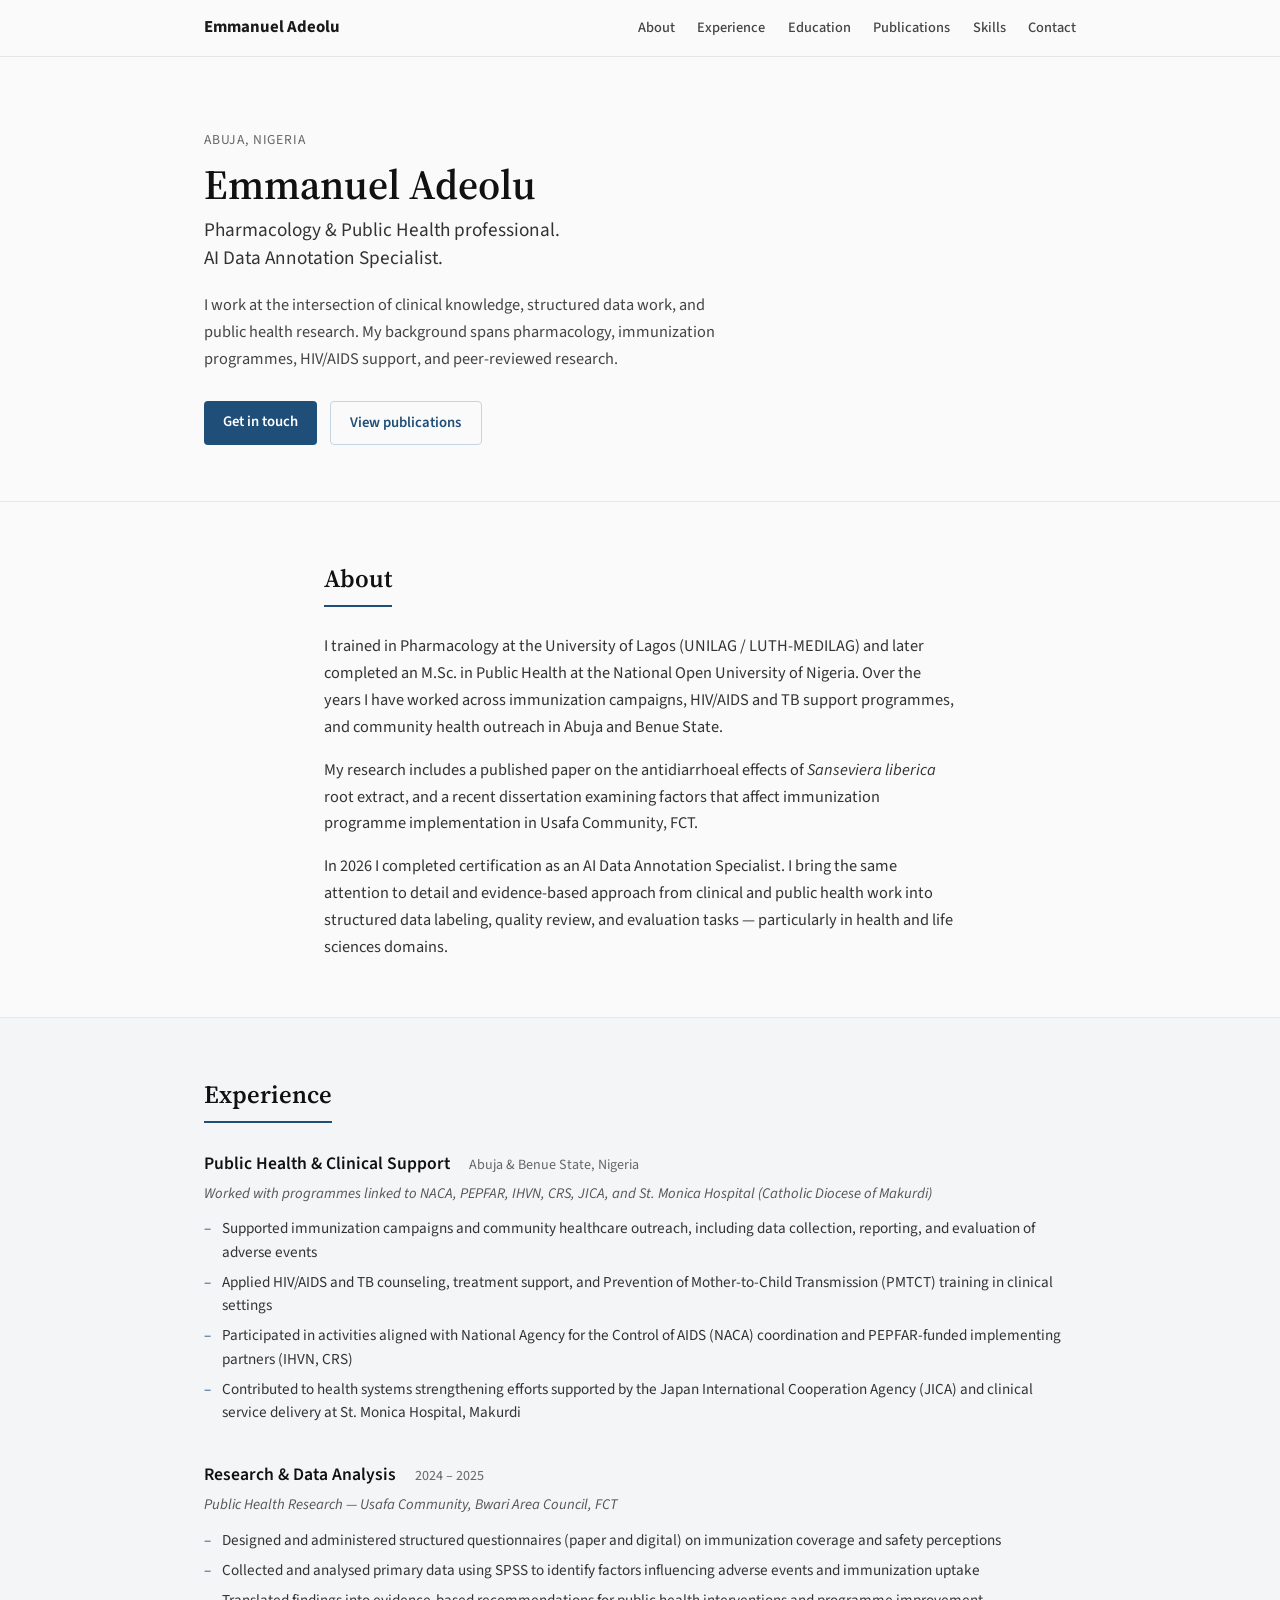
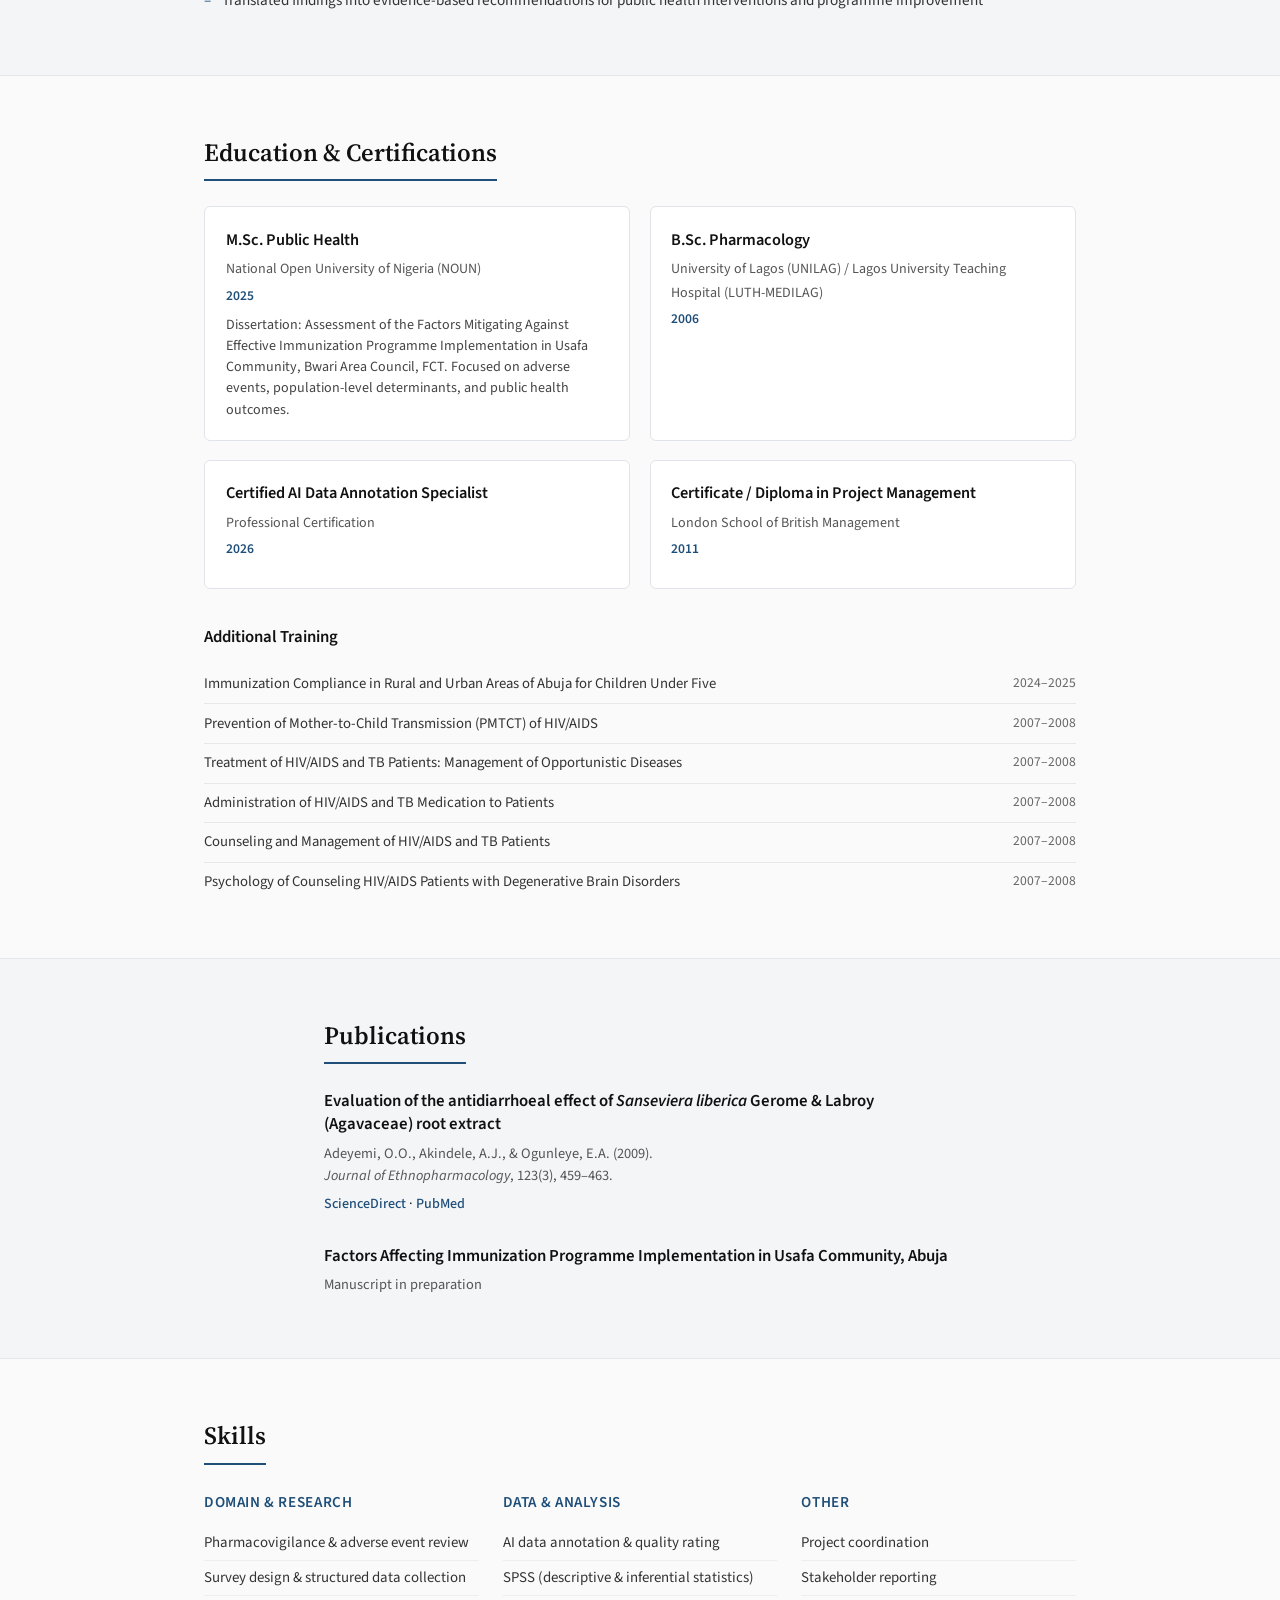
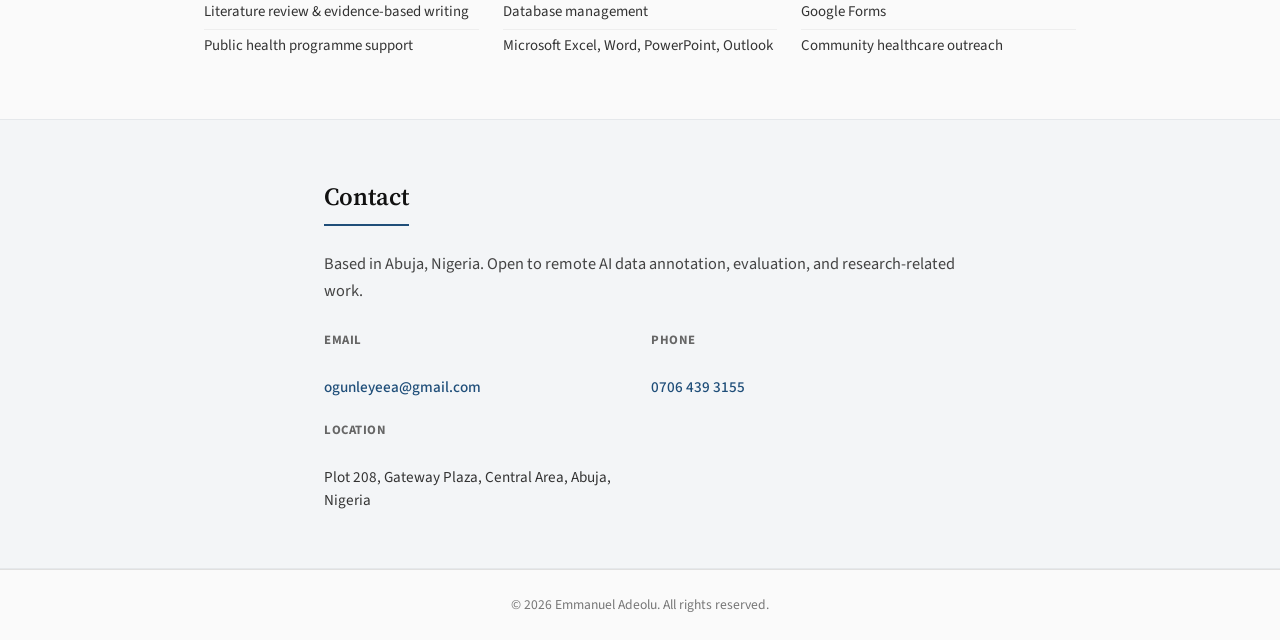
<file: index.html>
<!DOCTYPE html>
<html lang="en">
<head>
  <meta charset="UTF-8">
  <meta name="viewport" content="width=device-width, initial-scale=1.0">
  <title>Emmanuel Adeolu | Pharmacology & Public Health</title>
  <meta name="description" content="Emmanuel Adeolu – Pharmacology graduate, Public Health researcher, and AI Data Annotation Specialist based in Abuja, Nigeria.">
  <link rel="stylesheet" href="styles.css">
  <link rel="preconnect" href="https://fonts.googleapis.com">
  <link rel="preconnect" href="https://fonts.gstatic.com" crossorigin>
  <link href="https://fonts.googleapis.com/css2?family=Source+Sans+3:wght@400;600;700&family=Source+Serif+4:opsz,wght@8..60,500;8..60,600&display=swap" rel="stylesheet">
</head>
<body>

  <!-- Header -->
  <header class="site-header">
    <div class="container header-inner">
      <a href="#" class="logo">Emmanuel Adeolu</a>
      <nav class="nav">
        <a href="#about">About</a>
        <a href="#experience">Experience</a>
        <a href="#education">Education</a>
        <a href="#publications">Publications</a>
        <a href="#skills">Skills</a>
        <a href="#contact">Contact</a>
      </nav>
      <button class="nav-toggle" aria-label="Toggle menu">
        <span></span>
        <span></span>
        <span></span>
      </button>
    </div>
  </header>

  <!-- Hero -->
  <section class="hero">
    <div class="container">
      <p class="hero-label">Abuja, Nigeria</p>
      <h1>Emmanuel Adeolu</h1>
      <p class="hero-tagline">
        Pharmacology &amp; Public Health professional.<br>
        AI Data Annotation Specialist.
      </p>
      <p class="hero-intro">
        I work at the intersection of clinical knowledge, structured data work, and public health research. 
        My background spans pharmacology, immunization programmes, HIV/AIDS support, and peer-reviewed research.
      </p>
      <div class="hero-actions">
        <a href="#contact" class="btn btn-primary">Get in touch</a>
        <a href="#publications" class="btn btn-secondary">View publications</a>
      </div>
    </div>
  </section>

  <!-- About -->
  <section id="about" class="section">
    <div class="container narrow">
      <h2>About</h2>
      <div class="about-content">
        <p>
          I trained in Pharmacology at the University of Lagos (UNILAG / LUTH-MEDILAG) and later completed 
          an M.Sc. in Public Health at the National Open University of Nigeria. Over the years I have worked 
          across immunization campaigns, HIV/AIDS and TB support programmes, and community health outreach 
          in Abuja and Benue State.
        </p>
        <p>
          My research includes a published paper on the antidiarrhoeal effects of <em>Sanseviera liberica</em> 
          root extract, and a recent dissertation examining factors that affect immunization programme 
          implementation in Usafa Community, FCT.
        </p>
        <p>
          In 2026 I completed certification as an AI Data Annotation Specialist. I bring the same attention 
          to detail and evidence-based approach from clinical and public health work into structured data 
          labeling, quality review, and evaluation tasks — particularly in health and life sciences domains.
        </p>
      </div>
    </div>
  </section>

  <!-- Experience -->
  <section id="experience" class="section section-alt">
    <div class="container">
      <h2>Experience</h2>

      <article class="exp-item">
        <div class="exp-header">
          <h3>Public Health &amp; Clinical Support</h3>
          <span class="exp-meta">Abuja &amp; Benue State, Nigeria</span>
        </div>
        <p class="exp-org">
          Worked with programmes linked to NACA, PEPFAR, IHVN, CRS, JICA, and St. Monica Hospital 
          (Catholic Diocese of Makurdi)
        </p>
        <ul>
          <li>Supported immunization campaigns and community healthcare outreach, including data collection, reporting, and evaluation of adverse events</li>
          <li>Applied HIV/AIDS and TB counseling, treatment support, and Prevention of Mother-to-Child Transmission (PMTCT) training in clinical settings</li>
          <li>Participated in activities aligned with National Agency for the Control of AIDS (NACA) coordination and PEPFAR-funded implementing partners (IHVN, CRS)</li>
          <li>Contributed to health systems strengthening efforts supported by the Japan International Cooperation Agency (JICA) and clinical service delivery at St. Monica Hospital, Makurdi</li>
        </ul>
      </article>

      <article class="exp-item">
        <div class="exp-header">
          <h3>Research &amp; Data Analysis</h3>
          <span class="exp-meta">2024 – 2025</span>
        </div>
        <p class="exp-org">Public Health Research — Usafa Community, Bwari Area Council, FCT</p>
        <ul>
          <li>Designed and administered structured questionnaires (paper and digital) on immunization coverage and safety perceptions</li>
          <li>Collected and analysed primary data using SPSS to identify factors influencing adverse events and immunization uptake</li>
          <li>Translated findings into evidence-based recommendations for public health interventions and programme improvement</li>
        </ul>
      </article>
    </div>
  </section>

  <!-- Education -->
  <section id="education" class="section">
    <div class="container">
      <h2>Education &amp; Certifications</h2>

      <div class="edu-grid">
        <div class="edu-card">
          <h3>M.Sc. Public Health</h3>
          <p class="edu-school">National Open University of Nigeria (NOUN)</p>
          <p class="edu-year">2025</p>
          <p class="edu-detail">
            Dissertation: Assessment of the Factors Mitigating Against Effective Immunization Programme 
            Implementation in Usafa Community, Bwari Area Council, FCT. Focused on adverse events, 
            population-level determinants, and public health outcomes.
          </p>
        </div>

        <div class="edu-card">
          <h3>B.Sc. Pharmacology</h3>
          <p class="edu-school">University of Lagos (UNILAG) / Lagos University Teaching Hospital (LUTH-MEDILAG)</p>
          <p class="edu-year">2006</p>
        </div>

        <div class="edu-card">
          <h3>Certified AI Data Annotation Specialist</h3>
          <p class="edu-school">Professional Certification</p>
          <p class="edu-year">2026</p>
        </div>

        <div class="edu-card">
          <h3>Certificate / Diploma in Project Management</h3>
          <p class="edu-school">London School of British Management</p>
          <p class="edu-year">2011</p>
        </div>
      </div>

      <div class="training-block">
        <h3>Additional Training</h3>
        <ul class="training-list">
          <li>Immunization Compliance in Rural and Urban Areas of Abuja for Children Under Five <span>2024–2025</span></li>
          <li>Prevention of Mother-to-Child Transmission (PMTCT) of HIV/AIDS <span>2007–2008</span></li>
          <li>Treatment of HIV/AIDS and TB Patients: Management of Opportunistic Diseases <span>2007–2008</span></li>
          <li>Administration of HIV/AIDS and TB Medication to Patients <span>2007–2008</span></li>
          <li>Counseling and Management of HIV/AIDS and TB Patients <span>2007–2008</span></li>
          <li>Psychology of Counseling HIV/AIDS Patients with Degenerative Brain Disorders <span>2007–2008</span></li>
        </ul>
      </div>
    </div>
  </section>

  <!-- Publications -->
  <section id="publications" class="section section-alt">
    <div class="container narrow">
      <h2>Publications</h2>

      <article class="pub-item">
        <h3>
          Evaluation of the antidiarrhoeal effect of <em>Sanseviera liberica</em> Gerome &amp; Labroy (Agavaceae) root extract
        </h3>
        <p class="pub-meta">
          Adeyemi, O.O., Akindele, A.J., &amp; Ogunleye, E.A. (2009).<br>
          <em>Journal of Ethnopharmacology</em>, 123(3), 459–463.
        </p>
        <p class="pub-links">
          <a href="https://www.sciencedirect.com/science/article/abs/pii/S0378874109001627" target="_blank" rel="noopener">ScienceDirect</a>
          ·
          <a href="https://pubmed.ncbi.nlm.nih.gov/19481383/" target="_blank" rel="noopener">PubMed</a>
        </p>
      </article>

      <article class="pub-item">
        <h3>Factors Affecting Immunization Programme Implementation in Usafa Community, Abuja</h3>
        <p class="pub-meta">Manuscript in preparation</p>
      </article>
    </div>
  </section>

  <!-- Skills -->
  <section id="skills" class="section">
    <div class="container">
      <h2>Skills</h2>
      <div class="skills-grid">
        <div class="skill-group">
          <h3>Domain &amp; Research</h3>
          <ul>
            <li>Pharmacovigilance &amp; adverse event review</li>
            <li>Survey design &amp; structured data collection</li>
            <li>Literature review &amp; evidence-based writing</li>
            <li>Public health programme support</li>
          </ul>
        </div>
        <div class="skill-group">
          <h3>Data &amp; Analysis</h3>
          <ul>
            <li>AI data annotation &amp; quality rating</li>
            <li>SPSS (descriptive &amp; inferential statistics)</li>
            <li>Database management</li>
            <li>Microsoft Excel, Word, PowerPoint, Outlook</li>
          </ul>
        </div>
        <div class="skill-group">
          <h3>Other</h3>
          <ul>
            <li>Project coordination</li>
            <li>Stakeholder reporting</li>
            <li>Google Forms</li>
            <li>Community healthcare outreach</li>
          </ul>
        </div>
      </div>
    </div>
  </section>

  <!-- Contact -->
  <section id="contact" class="section section-alt">
    <div class="container narrow">
      <h2>Contact</h2>
      <p class="contact-intro">
        Based in Abuja, Nigeria. Open to remote AI data annotation, evaluation, and research-related work.
      </p>
      <div class="contact-details">
        <p>
          <strong>Email</strong><br>
          <a href="mailto:ogunleyeea@gmail.com">ogunleyeea@gmail.com</a>
        </p>
        <p>
          <strong>Phone</strong><br>
          <a href="tel:+2347064393155">0706 439 3155</a>
        </p>
        <p>
          <strong>Location</strong><br>
          Plot 208, Gateway Plaza, Central Area, Abuja, Nigeria
        </p>
      </div>
    </div>
  </section>

  <!-- Footer -->
  <footer class="site-footer">
    <div class="container">
      <p>© 2026 Emmanuel Adeolu. All rights reserved.</p>
    </div>
  </footer>

</body>
</html>
</file>
<file: styles.css>
/* Reset & base */
*, *::before, *::after {
  box-sizing: border-box;
  margin: 0;
  padding: 0;
}

html {
  scroll-behavior: smooth;
  font-size: 16px;
}

body {
  font-family: "Source Sans 3", system-ui, -apple-system, sans-serif;
  color: #1a1a1a;
  background: #fafafa;
  line-height: 1.65;
  -webkit-font-smoothing: antialiased;
}

img {
  max-width: 100%;
  display: block;
}

a {
  color: #1f4e79;
  text-decoration: none;
}

a:hover {
  text-decoration: underline;
}

ul {
  list-style: none;
}

/* Layout */
.container {
  width: 100%;
  max-width: 920px;
  margin: 0 auto;
  padding: 0 1.5rem;
}

.container.narrow {
  max-width: 680px;
}

/* Header */
.site-header {
  position: sticky;
  top: 0;
  z-index: 100;
  background: rgba(250, 250, 250, 0.92);
  backdrop-filter: blur(8px);
  border-bottom: 1px solid #e5e5e5;
}

.header-inner {
  display: flex;
  align-items: center;
  justify-content: space-between;
  height: 3.5rem;
}

.logo {
  font-weight: 700;
  font-size: 1.05rem;
  color: #1a1a1a;
  text-decoration: none;
}

.logo:hover {
  text-decoration: none;
  color: #1f4e79;
}

.nav {
  display: flex;
  gap: 1.4rem;
}

.nav a {
  font-size: 0.9rem;
  color: #444;
  text-decoration: none;
  font-weight: 500;
}

.nav a:hover {
  color: #1f4e79;
}

.nav-toggle {
  display: none;
  flex-direction: column;
  gap: 5px;
  background: none;
  border: none;
  cursor: pointer;
  padding: 4px;
}

.nav-toggle span {
  display: block;
  width: 22px;
  height: 2px;
  background: #333;
}

/* Hero */
.hero {
  padding: 4.5rem 0 3.5rem;
  border-bottom: 1px solid #e8e8e8;
}

.hero-label {
  font-size: 0.85rem;
  text-transform: uppercase;
  letter-spacing: 0.06em;
  color: #666;
  margin-bottom: 0.6rem;
}

.hero h1 {
  font-family: "Source Serif 4", Georgia, serif;
  font-size: 2.6rem;
  font-weight: 600;
  line-height: 1.15;
  color: #111;
  margin-bottom: 0.5rem;
}

.hero-tagline {
  font-size: 1.2rem;
  color: #333;
  margin-bottom: 1.2rem;
  line-height: 1.45;
}

.hero-intro {
  max-width: 540px;
  color: #444;
  font-size: 1.02rem;
  margin-bottom: 1.8rem;
}

.hero-actions {
  display: flex;
  gap: 0.8rem;
  flex-wrap: wrap;
}

.btn {
  display: inline-block;
  padding: 0.55rem 1.2rem;
  font-size: 0.92rem;
  font-weight: 600;
  border-radius: 4px;
  text-decoration: none;
  transition: background 0.15s, color 0.15s;
}

.btn-primary {
  background: #1f4e79;
  color: #fff;
}

.btn-primary:hover {
  background: #163a5c;
  text-decoration: none;
  color: #fff;
}

.btn-secondary {
  background: transparent;
  color: #1f4e79;
  border: 1px solid #c5d4e3;
}

.btn-secondary:hover {
  background: #eef3f8;
  text-decoration: none;
}

/* Sections */
.section {
  padding: 3.5rem 0;
}

.section-alt {
  background: #f3f5f7;
  border-top: 1px solid #e5e8eb;
  border-bottom: 1px solid #e5e8eb;
}

.section h2 {
  font-family: "Source Serif 4", Georgia, serif;
  font-size: 1.55rem;
  font-weight: 600;
  color: #111;
  margin-bottom: 1.6rem;
  padding-bottom: 0.4rem;
  border-bottom: 2px solid #1f4e79;
  display: inline-block;
}

/* About */
.about-content p {
  margin-bottom: 1rem;
  color: #333;
  font-size: 1.02rem;
}

.about-content p:last-child {
  margin-bottom: 0;
}

/* Experience */
.exp-item {
  margin-bottom: 2.2rem;
}

.exp-item:last-child {
  margin-bottom: 0;
}

.exp-header {
  display: flex;
  flex-wrap: wrap;
  align-items: baseline;
  gap: 0.6rem 1.2rem;
  margin-bottom: 0.25rem;
}

.exp-header h3 {
  font-size: 1.1rem;
  font-weight: 600;
  color: #111;
}

.exp-meta {
  font-size: 0.88rem;
  color: #666;
}

.exp-org {
  font-size: 0.92rem;
  color: #555;
  font-style: italic;
  margin-bottom: 0.7rem;
}

.exp-item ul {
  padding-left: 1.1rem;
}

.exp-item li {
  position: relative;
  margin-bottom: 0.4rem;
  font-size: 0.95rem;
  color: #333;
  line-height: 1.55;
}

.exp-item li::before {
  content: "–";
  position: absolute;
  left: -1.1rem;
  color: #1f4e79;
}

/* Education */
.edu-grid {
  display: grid;
  grid-template-columns: 1fr 1fr;
  gap: 1.2rem;
  margin-bottom: 2.2rem;
}

.edu-card {
  background: #fff;
  border: 1px solid #e0e4e8;
  border-radius: 6px;
  padding: 1.2rem 1.3rem;
}

.edu-card h3 {
  font-size: 1.02rem;
  font-weight: 600;
  color: #111;
  margin-bottom: 0.3rem;
}

.edu-school {
  font-size: 0.88rem;
  color: #555;
  margin-bottom: 0.2rem;
}

.edu-year {
  font-size: 0.85rem;
  color: #1f4e79;
  font-weight: 600;
  margin-bottom: 0.5rem;
}

.edu-detail {
  font-size: 0.88rem;
  color: #444;
  line-height: 1.5;
}

.training-block h3 {
  font-size: 1.05rem;
  font-weight: 600;
  margin-bottom: 0.8rem;
  color: #111;
}

.training-list li {
  display: flex;
  justify-content: space-between;
  gap: 1rem;
  padding: 0.45rem 0;
  border-bottom: 1px solid #e8e8e8;
  font-size: 0.92rem;
  color: #333;
}

.training-list li:last-child {
  border-bottom: none;
}

.training-list span {
  color: #666;
  font-size: 0.85rem;
  white-space: nowrap;
}

/* Publications */
.pub-item {
  margin-bottom: 1.8rem;
}

.pub-item:last-child {
  margin-bottom: 0;
}

.pub-item h3 {
  font-size: 1.05rem;
  font-weight: 600;
  color: #111;
  margin-bottom: 0.4rem;
  line-height: 1.4;
}

.pub-meta {
  font-size: 0.9rem;
  color: #555;
  margin-bottom: 0.4rem;
  line-height: 1.5;
}

.pub-links {
  font-size: 0.88rem;
}

.pub-links a {
  font-weight: 500;
}

/* Skills */
.skills-grid {
  display: grid;
  grid-template-columns: repeat(3, 1fr);
  gap: 1.5rem;
}

.skill-group h3 {
  font-size: 0.95rem;
  font-weight: 600;
  color: #1f4e79;
  margin-bottom: 0.7rem;
  text-transform: uppercase;
  letter-spacing: 0.04em;
}

.skill-group li {
  font-size: 0.93rem;
  color: #333;
  padding: 0.28rem 0;
  border-bottom: 1px solid #eee;
}

.skill-group li:last-child {
  border-bottom: none;
}

/* Contact */
.contact-intro {
  font-size: 1.02rem;
  color: #444;
  margin-bottom: 1.6rem;
}

.contact-details {
  display: grid;
  grid-template-columns: 1fr 1fr;
  gap: 1.4rem;
}

.contact-details p {
  font-size: 0.95rem;
  color: #333;
  line-height: 1.5;
}

.contact-details strong {
  display: block;
  font-size: 0.8rem;
  text-transform: uppercase;
  letter-spacing: 0.04em;
  color: #666;
  margin-bottom: 0.2rem;
}

.contact-details a {
  font-weight: 500;
}

/* Footer */
.site-footer {
  padding: 1.5rem 0;
  border-top: 1px solid #e0e0e0;
  text-align: center;
}

.site-footer p {
  font-size: 0.85rem;
  color: #777;
}

/* Responsive */
@media (max-width: 720px) {
  .nav {
    display: none;
    position: absolute;
    top: 3.5rem;
    left: 0;
    right: 0;
    background: #fafafa;
    flex-direction: column;
    padding: 1rem 1.5rem 1.2rem;
    border-bottom: 1px solid #e5e5e5;
    gap: 0.8rem;
  }

  .nav.open {
    display: flex;
  }

  .nav-toggle {
    display: flex;
  }

  .hero {
    padding: 3rem 0 2.5rem;
  }

  .hero h1 {
    font-size: 2rem;
  }

  .hero-tagline {
    font-size: 1.05rem;
  }

  .edu-grid {
    grid-template-columns: 1fr;
  }

  .skills-grid {
    grid-template-columns: 1fr;
    gap: 1.4rem;
  }

  .contact-details {
    grid-template-columns: 1fr;
  }

  .training-list li {
    flex-direction: column;
    gap: 0.15rem;
  }
}

@media (max-width: 480px) {
  .hero h1 {
    font-size: 1.75rem;
  }

  .section {
    padding: 2.8rem 0;
  }
}
</file>
